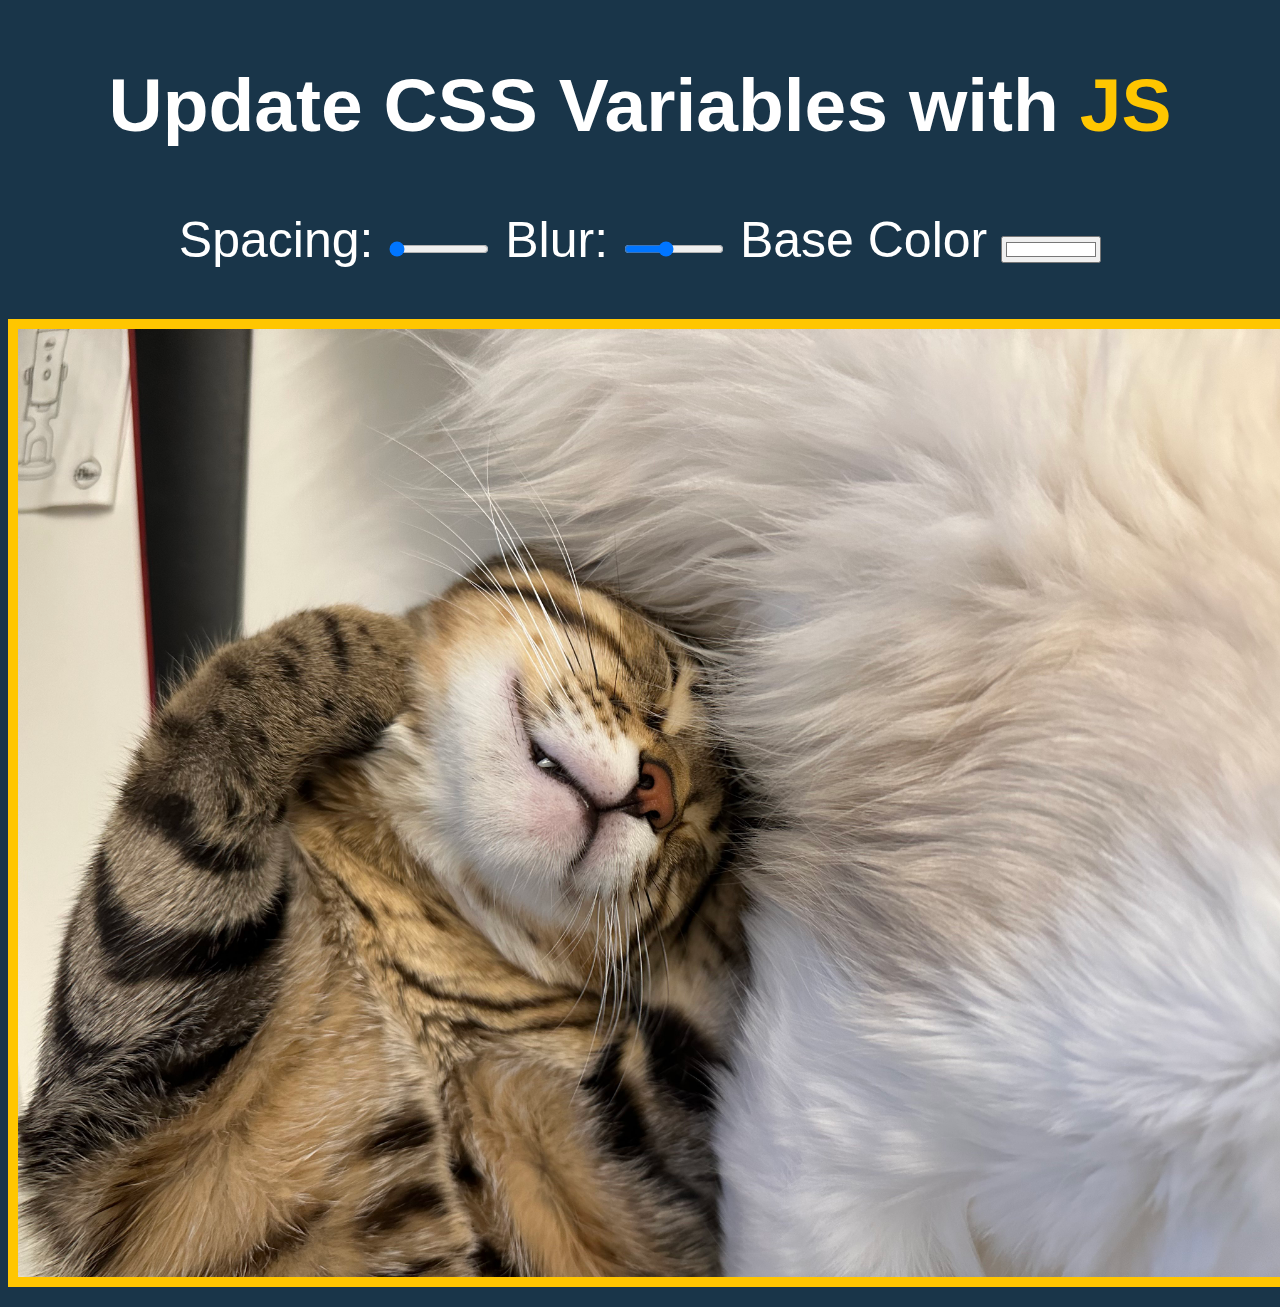
<file: 03 - CSS Variables/index.html>
<!DOCTYPE html>
<html lang="en">
<head>
    <meta charset="UTF-8">
    <meta name="viewport" content="width=device-width, initial-scale=1.0">
    <title>CSS Variable Control with JS</title>
    <link rel="stylesheet" href="style.css">
    <script src="script.js"></script>
</head>
<body>
  <h2>Update CSS Variables with <span class='hl'>JS</span></h2>

  <div class="controls">
    <label for="spacing">Spacing:</label>
    <input id="spacing" type="range" name="spacing"
     min="10" max="200" value="10" data-sizing="px">

    <label for="blur">Blur:</label>
    <input id="blur" type="range" name="blur" min="0" max="25"
     value="10" data-sizing="px">

     <label for="base">Base Color</label>
     <input id="Base" type="color" name="base" value="#ffffff">
  </div>

  <img src="IMG_1808.jpg">

</body>
</html>
</file>
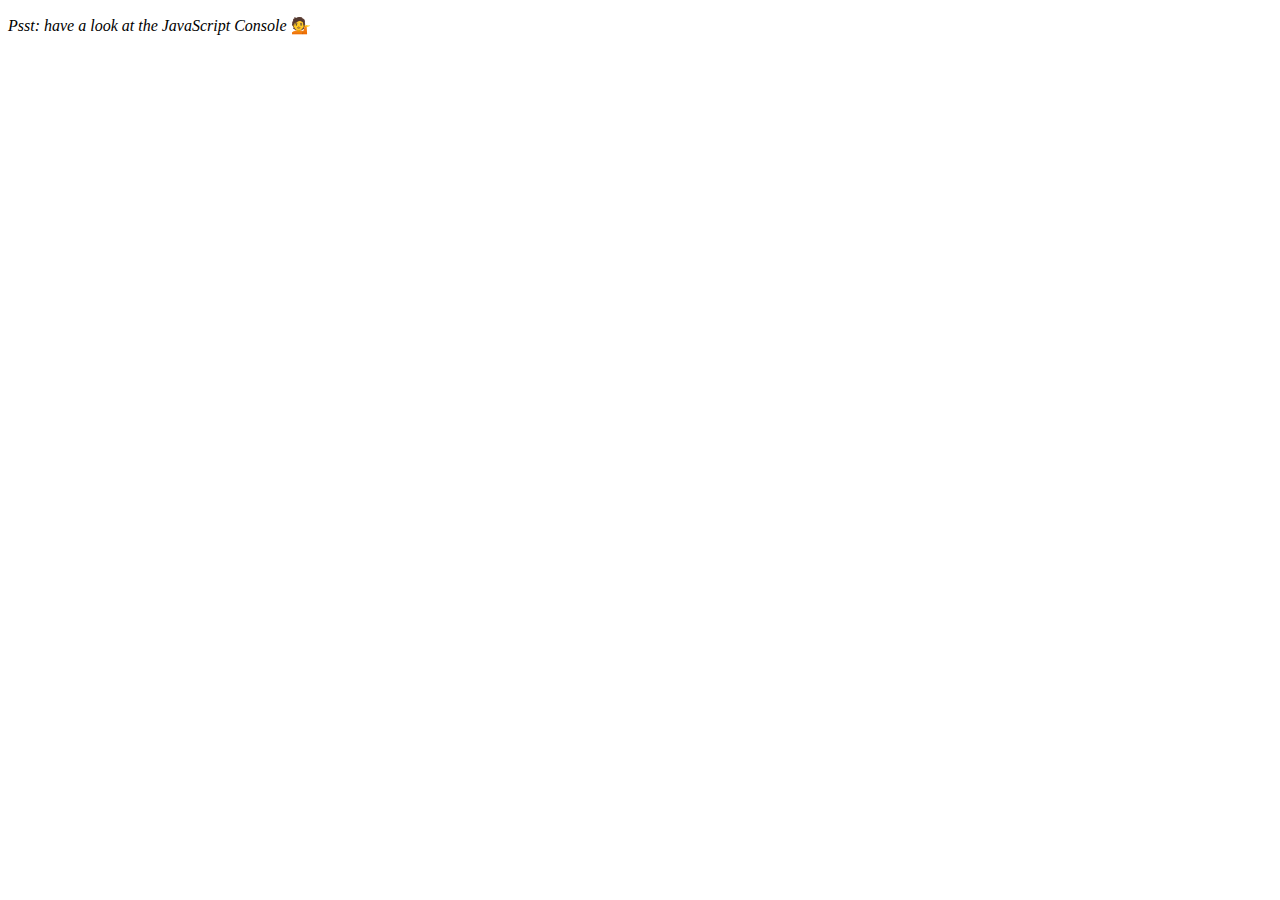
<file: 04 - Array Cardio Day 1/index-START.html>
<!DOCTYPE html>
<html lang="en">
<head>
  <meta charset="UTF-8">
  <title>Array Cardio 💪</title>
  <link rel="icon" href="https://fav.farm/🔥" />
</head>
<body>
  <p><em>Psst: have a look at the JavaScript Console</em> 💁</p>
  <script>
    // Get your shorts on - this is an array workout!
    // ## Array Cardio Day 1

    // Some data we can work with

    const inventors = [
      { first: 'Albert', last: 'Einstein', year: 1879, passed: 1955 },
      { first: 'Isaac', last: 'Newton', year: 1643, passed: 1727 },
      { first: 'Galileo', last: 'Galilei', year: 1564, passed: 1642 },
      { first: 'Marie', last: 'Curie', year: 1867, passed: 1934 },
      { first: 'Johannes', last: 'Kepler', year: 1571, passed: 1630 },
      { first: 'Nicolaus', last: 'Copernicus', year: 1473, passed: 1543 },
      { first: 'Max', last: 'Planck', year: 1858, passed: 1947 },
      { first: 'Katherine', last: 'Blodgett', year: 1898, passed: 1979 },
      { first: 'Ada', last: 'Lovelace', year: 1815, passed: 1852 },
      { first: 'Sarah E.', last: 'Goode', year: 1855, passed: 1905 },
      { first: 'Lise', last: 'Meitner', year: 1878, passed: 1968 },
      { first: 'Hanna', last: 'Hammarström', year: 1829, passed: 1909 }
    ];

    const people = [
      'Bernhard, Sandra', 'Bethea, Erin', 'Becker, Carl', 'Bentsen, Lloyd', 'Beckett, Samuel', 'Blake, William', 'Berger, Ric', 'Beddoes, Mick', 'Beethoven, Ludwig',
      'Belloc, Hilaire', 'Begin, Menachem', 'Bellow, Saul', 'Benchley, Robert', 'Blair, Robert', 'Benenson, Peter', 'Benjamin, Walter', 'Berlin, Irving',
      'Benn, Tony', 'Benson, Leana', 'Bent, Silas', 'Berle, Milton', 'Berry, Halle', 'Biko, Steve', 'Beck, Glenn', 'Bergman, Ingmar', 'Black, Elk', 'Berio, Luciano',
      'Berne, Eric', 'Berra, Yogi', 'Berry, Wendell', 'Bevan, Aneurin', 'Ben-Gurion, David', 'Bevel, Ken', 'Biden, Joseph', 'Bennington, Chester', 'Bierce, Ambrose',
      'Billings, Josh', 'Birrell, Augustine', 'Blair, Tony', 'Beecher, Henry', 'Biondo, Frank'
    ];
    
    // Array.prototype.filter()
    // 1. Filter the list of inventors for those who were born in the 1500's
    const fifteen = inventors.filter(
      inventor => (inventor.year >= 1500 && inventor.year < 1600));
    console.table(fifteen)

    // Array.prototype.map()
    // 2. Give us an array of the inventors first and last names
    const fullNames = inventors.map(inventor => inventor.first + ' ' + inventor.last);
    //const fullNames = inventors.map(inventor=> `${inventor.first} ${inventor.last}`);
    console.log(fullNames);

    // Array.prototype.sort()
    // 3. Sort the inventors by birthdate, oldest to youngest
    // const ordered = inventors.sort(function(firstPerson,secondPerson){
    //   if (firstPerson.year > secondPerson.year){
    //     return 1;
    //   } else{
    //     return -1;
    //   }
    // });

    const ordered = inventors.sort((a,b)=> a.year > b.year ? 1: -1);

    console.table(ordered);

    // Array.prototype.reduce()
    // 4. How many years did all the inventors live all together?
    // var totalYears =0;

    // for(var i=0;i<inventors.length;i++){
    //   totalYears += -inventors[i].year + inventors[i].passed;
    // }
    // console.log(totalYears);
    const totalYears = inventors.reduce((total,inventor)=>{
      return total+ (inventor.passed-inventor.year);
    },0);
    console.log(totalYears);

    // 5. Sort the inventors by years lived
    const oldest = inventors.sort((a,b) => {
      const lastGuy = a.passed - a.year;
      const nextGuy = b.passed - b.year;
      return lastGuy > nextGuy ? -1:1;
    });
    console.table(oldest);

    // 6. create a list of Boulevards in Paris that contain 'de' anywhere in the name
    // https://en.wikipedia.org/wiki/Category:Boulevards_in_Paris
    // const category = document.querySelector('.mw-category');
    // const links = Array.from(category.querySelectorAll('a'));
    // const de = links
    //             .map(link => link.textContent)
    //             .filter(streetName => streetName.includes('de'));


    // 7. sort Exercise
    // Sort the people alphabetically by last name
    const orderedLast = people.sort((last,next)=>{
      const [lastn,firstn] = last.split(', ');
      const [nlastn,nfirstn] = next.split(', ');
      return lastn > nlastn ? 1:-1;
    });
    // 8. Reduce Exercise
    // Sum up the instances of each of these
    const data = ['car', 'car', 'truck', 'truck', 'bike', 'walk',
    'car', 'van', 'bike', 'walk', 'car', 'van', 'car', 'truck' ];

    const transportation = data.reduce(function(obj,item){
      if(!obj[item]){
        obj[item] = 0;
      }
      obj[item]++;
      return obj;
    },{});
    console.log(transportation);

  </script>
</body>
</html>
</file>
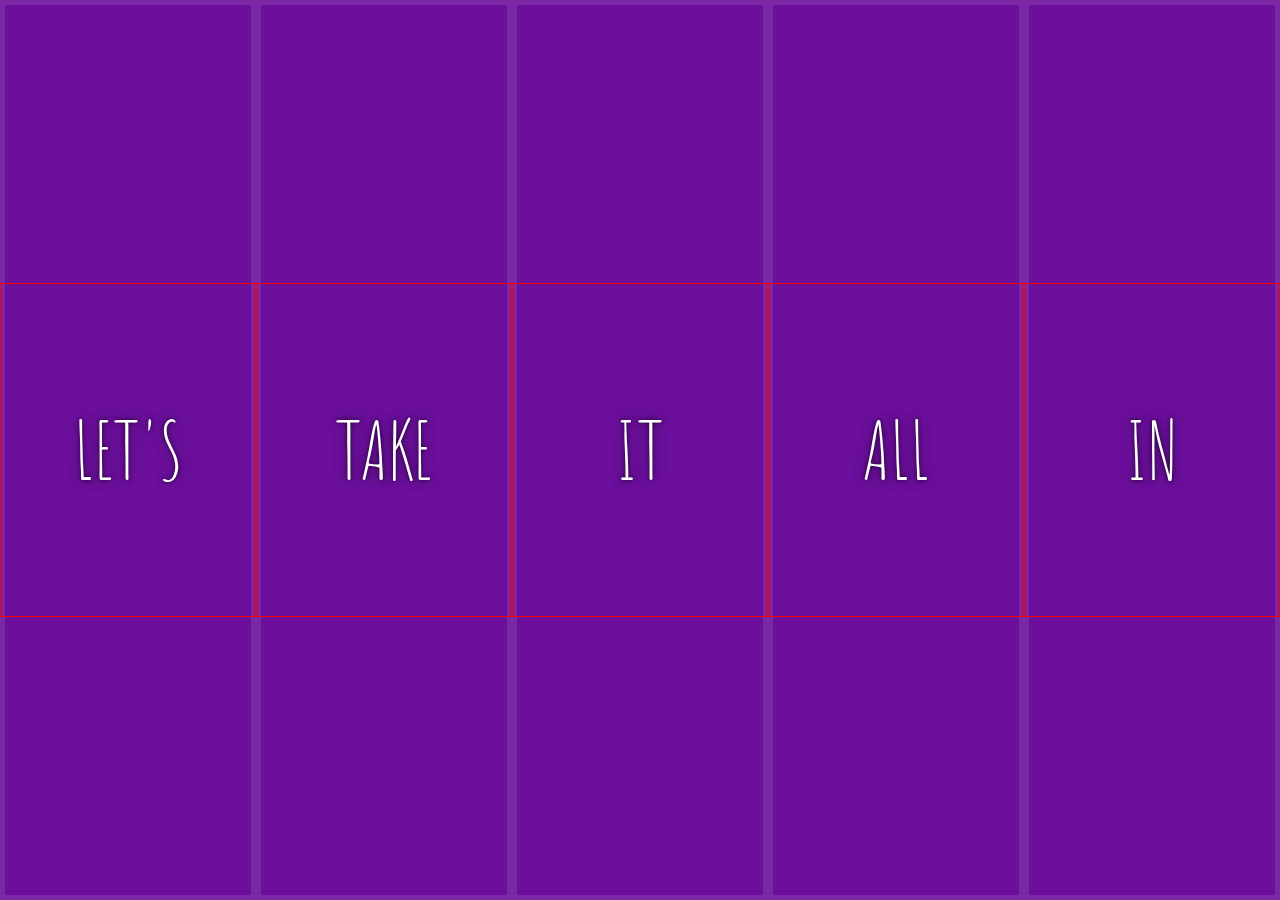
<file: 05 - Flex Panel Gallery/index-START.html>
<!DOCTYPE html>
<html lang="en">
<head>
  <meta charset="UTF-8">
  <title>Flex Panels 💪</title>
  <link href='https://fonts.googleapis.com/css?family=Amatic+SC' rel='stylesheet' type='text/css'>
  <link rel="icon" href="https://fav.farm/🔥" />
</head>
<body>
  <style>
    html {
      box-sizing: border-box;
      background: #ffc600;
      font-family: 'helvetica neue';
      font-size: 20px;
      font-weight: 200;
    }

    body {
      margin: 0;
    }

    *, *:before, *:after {
      box-sizing: inherit;
    }

    .panels {
      min-height: 100vh;
      overflow: hidden;
      display:flex
    }

    .panel {
      background: #6B0F9C;
      box-shadow: inset 0 0 0 5px rgba(255,255,255,0.1);
      color: white;
      text-align: center;
      align-items: center;
      /* Safari transitionend event.propertyName === flex */
      /* Chrome + FF transitionend event.propertyName === flex-grow */
      transition:
        font-size 0.7s cubic-bezier(0.61,-0.19, 0.7,-0.11),
        flex 0.7s cubic-bezier(0.61,-0.19, 0.7,-0.11),
        background 0.2s;
      font-size: 20px;
      background-size: cover;
      background-position: center;
      flex:1;
      justify-content: center;
      align-items: center;
      display:flex;
      flex-direction: column;
    }

    .panel1 { background-image:url(https://source.unsplash.com/gYl-UtwNg_I/1500x1500); }
    .panel2 { background-image:url(https://source.unsplash.com/rFKUFzjPYiQ/1500x1500); }
    .panel3 { background-image:url(https://images.unsplash.com/photo-1465188162913-8fb5709d6d57?ixlib=rb-0.3.5&q=80&fm=jpg&crop=faces&cs=tinysrgb&w=1500&h=1500&fit=crop&s=967e8a713a4e395260793fc8c802901d); }
    .panel4 { background-image:url(https://source.unsplash.com/ITjiVXcwVng/1500x1500); }
    .panel5 { background-image:url(https://source.unsplash.com/3MNzGlQM7qs/1500x1500); }

    /* Flex Children */
    .panel > * {
      margin: 0;
      width: 100%;
      transition: transform 0.5s;
      border: 1px solid red;
      flex:1 0 auto;
      justify-content: center;
      display:flex;
      align-items: center;
    }

    .panel > *:first-child{transform:translateY(-100%);}
    .panel.open-active > *:first-child{transform: translateY(0);}
    .panel> *:last-child{transform:translateY(100%)}
    .panel.open-active > *:last-child{transform:translateY(0);}

    .panel p {
      text-transform: uppercase;
      font-family: 'Amatic SC', cursive;
      text-shadow: 0 0 4px rgba(0, 0, 0, 0.72), 0 0 14px rgba(0, 0, 0, 0.45);
      font-size: 2em;
    }

    .panel p:nth-child(2) {
      font-size: 4em;
    }

    .panel.open {
      font-size: 40px;
      flex:5;
    }

  </style>


  <div class="panels">
    <div class="panel panel1">
      <p>Hey</p>
      <p>Let's</p>
      <p>Dance</p>
    </div>
    <div class="panel panel2">
      <p>Give</p>
      <p>Take</p>
      <p>Receive</p>
    </div>
    <div class="panel panel3">
      <p>Experience</p>
      <p>It</p>
      <p>Today</p>
    </div>
    <div class="panel panel4">
      <p>Give</p>
      <p>All</p>
      <p>You can</p>
    </div>
    <div class="panel panel5">
      <p>Life</p>
      <p>In</p>
      <p>Motion</p>
    </div>
  </div>

  <script>
    const panels = document.querySelectorAll('.panel');

    function toggleOpen(){
      this.classList.toggle('open');
    }

    function toggleActive(e){
      console.log(e.propertyName);
      if(e.propertyName.includes('flex')){
        this.classList.toggle('open-active');
      }
    }
    panels.forEach(panel=>panel.addEventListener('click',toggleOpen))
    panels.forEach(panel=>panel.addEventListener('transitionend',toggleActive))

  </script>



</body>
</html>
</file>
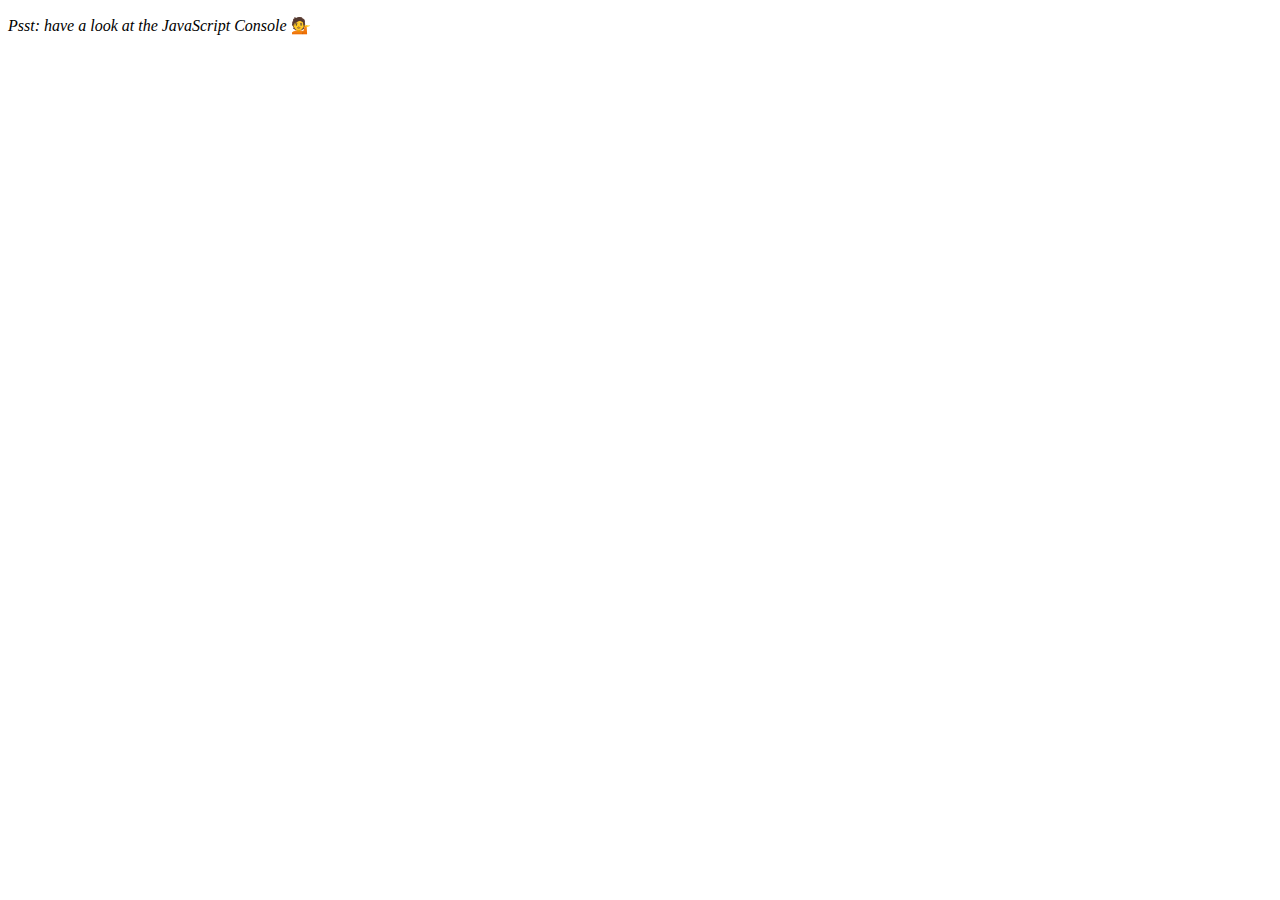
<file: 07 - Array Cardio Day 2/index-START.html>
<!DOCTYPE html>
<html lang="en">
<head>
  <meta charset="UTF-8">
  <title>Array Cardio 💪💪</title>
  <link rel="icon" href="https://fav.farm/🔥" />
</head>
<body>
  <p><em>Psst: have a look at the JavaScript Console</em> 💁</p>
  <script>
    // ## Array Cardio Day 2

    const people = [
      { name: 'Wes', year: 1988 },
      { name: 'Kait', year: 1986 },
      { name: 'Irv', year: 1970 },
      { name: 'Lux', year: 2015 }
    ];

    const comments = [
      { text: 'Love this!', id: 523423 },
      { text: 'Super good', id: 823423 },
      { text: 'You are the best', id: 2039842 },
      { text: 'Ramen is my fav food ever', id: 123523 },
      { text: 'Nice Nice Nice!', id: 542328 }
    ];

    // Some and Every Checks
    // Array.prototype.some() // is at least one person 19 or older?


    // const isAdult = people.some(person=>{
    //   const currentYear = (new Date()).getFullYear();
    //   return currentYear-person.year >= 19;
    // });

    const isAdults = people.some(person =>((new Date()).getFullYear()) - person.year >= 19);


    // Array.prototype.every() // is everyone 19 or older?
    const allAdults = people.every(person =>((new Date()).getFullYear()) - person.year >= 19)
    console.log(allAdults);

    // Array.prototype.find()
    // Find is like filter, but instead returns just the one you are looking for
    // find the comment with the ID of 823423

    const comment = comments.find(comment => comment.id===123523);
    console.table(comment)

    // Array.prototype.findIndex()
    // Find the comment with this ID
    // delete the comment with the ID of 823423
    const index = comments.findIndex(comment => comment.id===823423);
    console.log(index);

    //new
    const newComments = [
      ...comments.slice(0,index),
      ...comments.slice(index+1)
    ];
    console.table(newComments);

    comments.splice(index,1);
    console.table(comments);
    

  </script>
</body>
</html>
</file>
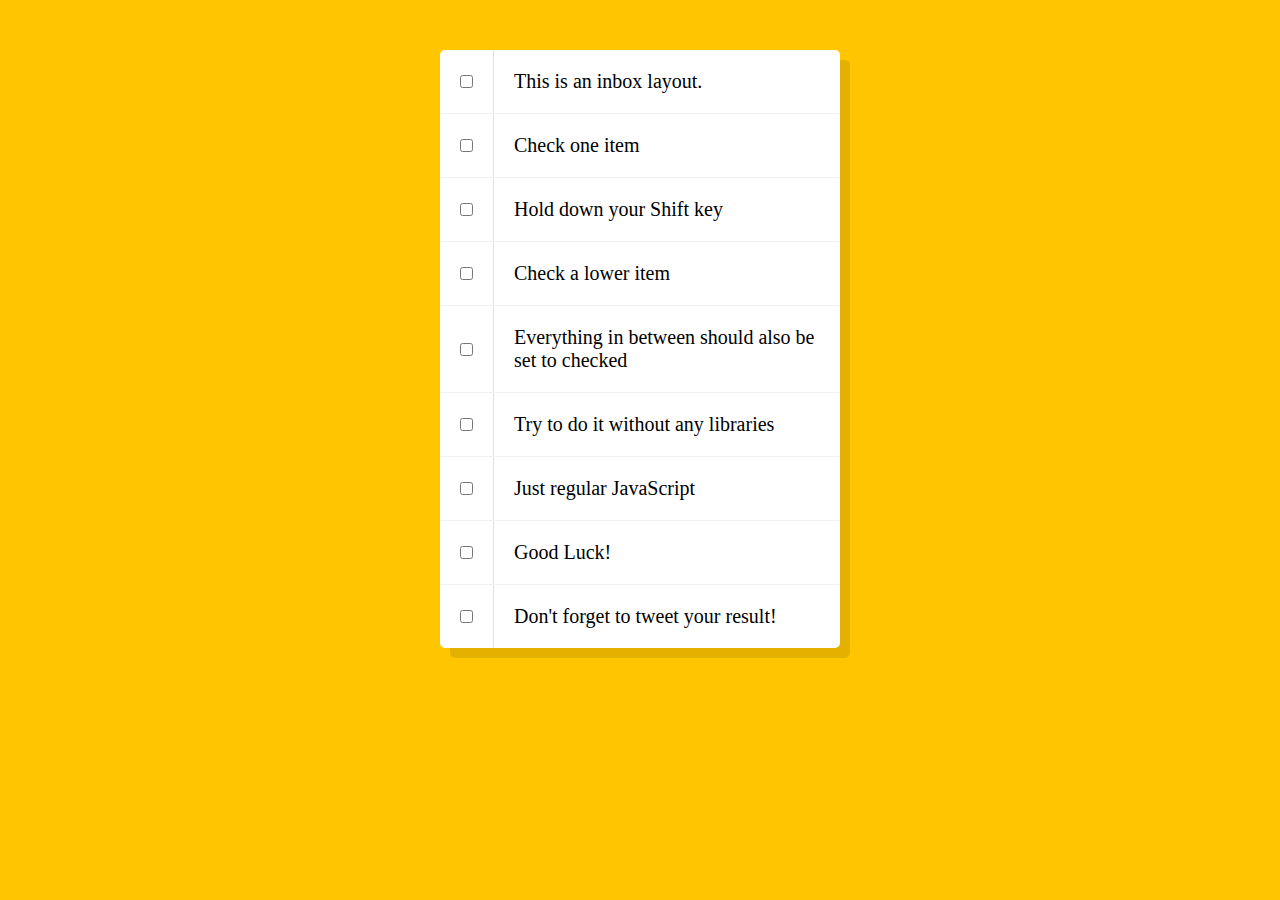
<file: 10 - Hold Shift and Check Checkboxes/index-START.html>
<!DOCTYPE html>
<html lang="en">
<head>
  <meta charset="UTF-8">
  <title>Hold Shift to Check Multiple Checkboxes</title>
  <link rel="icon" href="https://fav.farm/🔥" />
</head>
<body>
  <style>

    html {
      font-family: sans-serif;
      background: #ffc600;
    }

    .inbox {
      max-width: 400px;
      margin: 50px auto;
      background: white;
      border-radius: 5px;
      box-shadow: 10px 10px 0 rgba(0,0,0,0.1);
    }

    .item {
      display: flex;
      align-items: center;
      border-bottom: 1px solid #F1F1F1;
    }

    .item:last-child {
      border-bottom: 0;
    }

    input:checked + p {
      background: #F9F9F9;
      text-decoration: line-through;
    }

    input[type="checkbox"] {
      margin: 20px;
    }

    p {
      margin: 0;
      padding: 20px;
      transition: background 0.2s;
      flex: 1;
      font-family:'helvetica neue';
      font-size: 20px;
      font-weight: 200;
      border-left: 1px solid #D1E2FF;
    }
  </style>
   <!--
   The following is a common layout you would see in an email client.

   When a user clicks a checkbox, holds Shift, and then clicks another checkbox a few rows down, all the checkboxes inbetween those two checkboxes should be checked.

  -->
  <div class="inbox">
    <div class="item">
      <input type="checkbox">
      <p>This is an inbox layout.</p>
    </div>
    <div class="item">
      <input type="checkbox">
      <p>Check one item</p>
    </div>
    <div class="item">
      <input type="checkbox">
      <p>Hold down your Shift key</p>
    </div>
    <div class="item">
      <input type="checkbox">
      <p>Check a lower item</p>
    </div>
    <div class="item">
      <input type="checkbox">
      <p>Everything in between should also be set to checked</p>
    </div>
    <div class="item">
      <input type="checkbox">
      <p>Try to do it without any libraries</p>
    </div>
    <div class="item">
      <input type="checkbox">
      <p>Just regular JavaScript</p>
    </div>
    <div class="item">
      <input type="checkbox">
      <p>Good Luck!</p>
    </div>
    <div class="item">
      <input type="checkbox">
      <p>Don't forget to tweet your result!</p>
    </div>
  </div>

<script>
  const checkboxes = document.querySelectorAll('.inbox input[type="checkbox"]');
  console.log(checkboxes);

  let lastChecked;

  function handleCheck(e){
    let inBetween = false;
    if(e.shiftKey && this.checked){
      checkboxes.forEach(checkbox => {
        //console.log(checkbox);
        if(checkbox === this || checkbox === lastChecked){
          inBetween = !inBetween;
          console.log('starting to check them in between!');
        }

        if(inBetween){
          checkbox.checked = true;
        }
      });
    }
    lastChecked = this;
  }

  checkboxes.forEach(checkbox => checkbox.addEventListener('click',handleCheck));
</script>
</body>
</html>
</file>
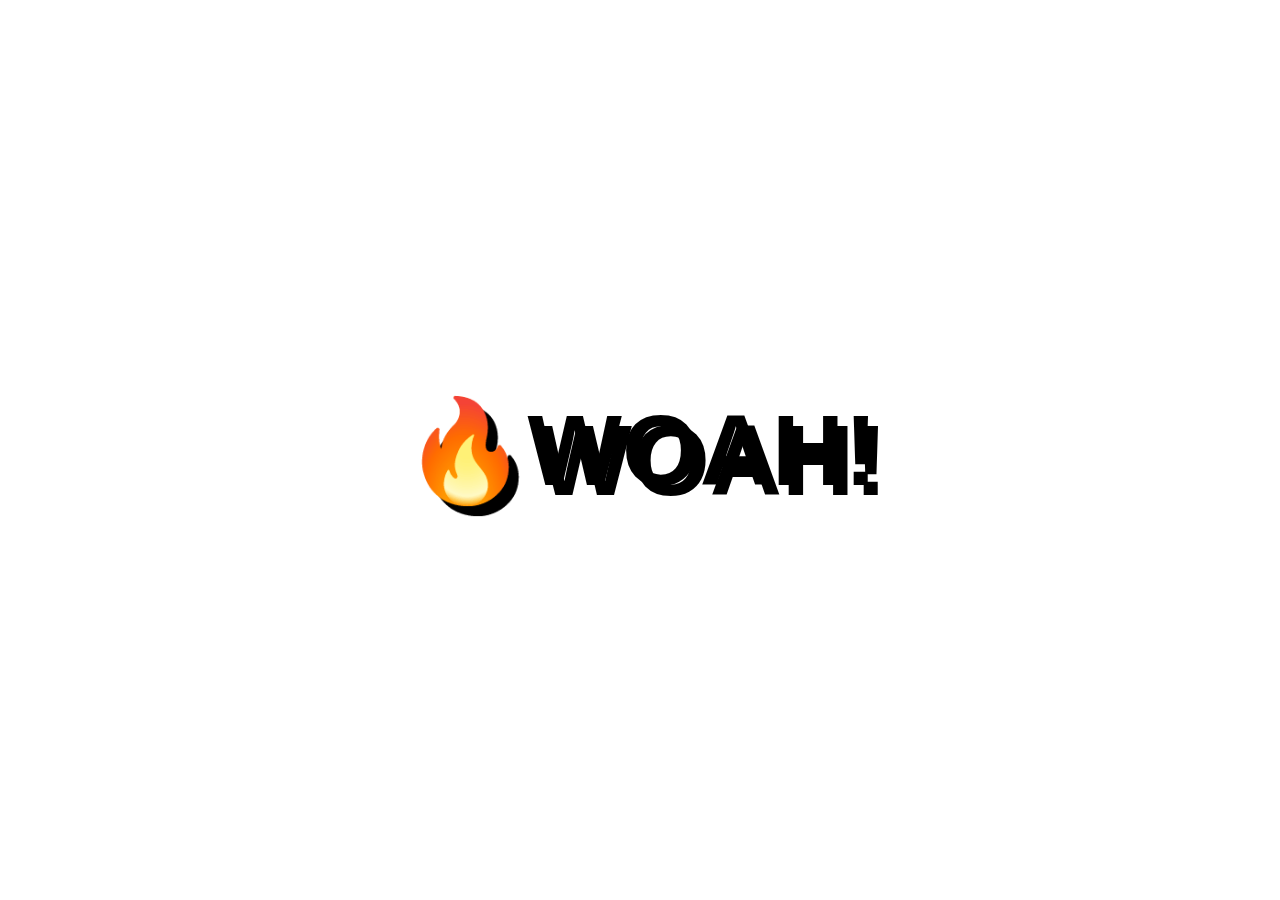
<file: 16 - Mouse Move Shadow/index-START.html>
<!DOCTYPE html>
<html lang="en">
<head>
  <meta charset="UTF-8">
  <title>Mouse Shadow</title>
  <link rel="icon" href="https://fav.farm/🔥" />
</head>
<body>

  <div class="hero">
    <h1 contenteditable>🔥WOAH!</h1>
  </div>

  <style>
  html {
    color: black;
    font-family: sans-serif;
  }

  body {
    margin: 0;
  }

  .hero {
    min-height: 100vh;
    display: flex;
    justify-content: center;
    align-items: center;
    color: black;
  }

  h1 {
    text-shadow: 10px 10px 0 rgba(0,0,0,1);
    font-size: 100px;
  }
  </style>

<script>
  const hero = document.querySelector('.hero');
  const text =  hero.querySelector('h1');
  const walk = 100;

  function shadow(e){
    const {offsetWidth:width,offsetHeight:height} = hero;
    let{offsetX:x,offsetY:y} = e;
    if(this!==e.target){
      x= x + e.target.offsetLeft;
      y = y + e.target.offsetTop;

    }
    const xWalk  = (x/width*walk)-(walk/2);
    const yWalk  = (y/width*walk)-(walk/2);
    console.log(text);
    text.style.textShadow=`
      ${xWalk}px ${yWalk}px 0 rgba(255,0,255,0.7),
      ${xWalk * -1}px ${yWalk}px 0 rgba(0,255,255,0.7),
      ${yWalk}px ${xWalk * -1}px 0 rgba(0,255,0,0.7),
      ${yWalk * -1}px ${xWalk}px 0 rgba(0,0,255,0.7)`;

  }

  hero.addEventListener('mousemove',shadow);
</script>
</body>
</html>
</file>
<file: 03 - CSS Variables/style.css>
:root{
    --base: #ffc600;
    --spacing: 10px;
    --blur:10 px;
}

img {
    padding:var(--spacing);
    background:var(--base);
    filter:blur(var(--blur));
    max-width: 100%;
    height:auto;
}

.hl {
    color:var(--base);
}

body{
    text-align:center;
    background:#193549;
    color:white;
    font-family:'helvetica neue', sans-serif;
    font-weight:100;
    font-size:50px;
}

.controls{
    margin-bottom:50px;
}

input{
    width:100px;
}
</file>
